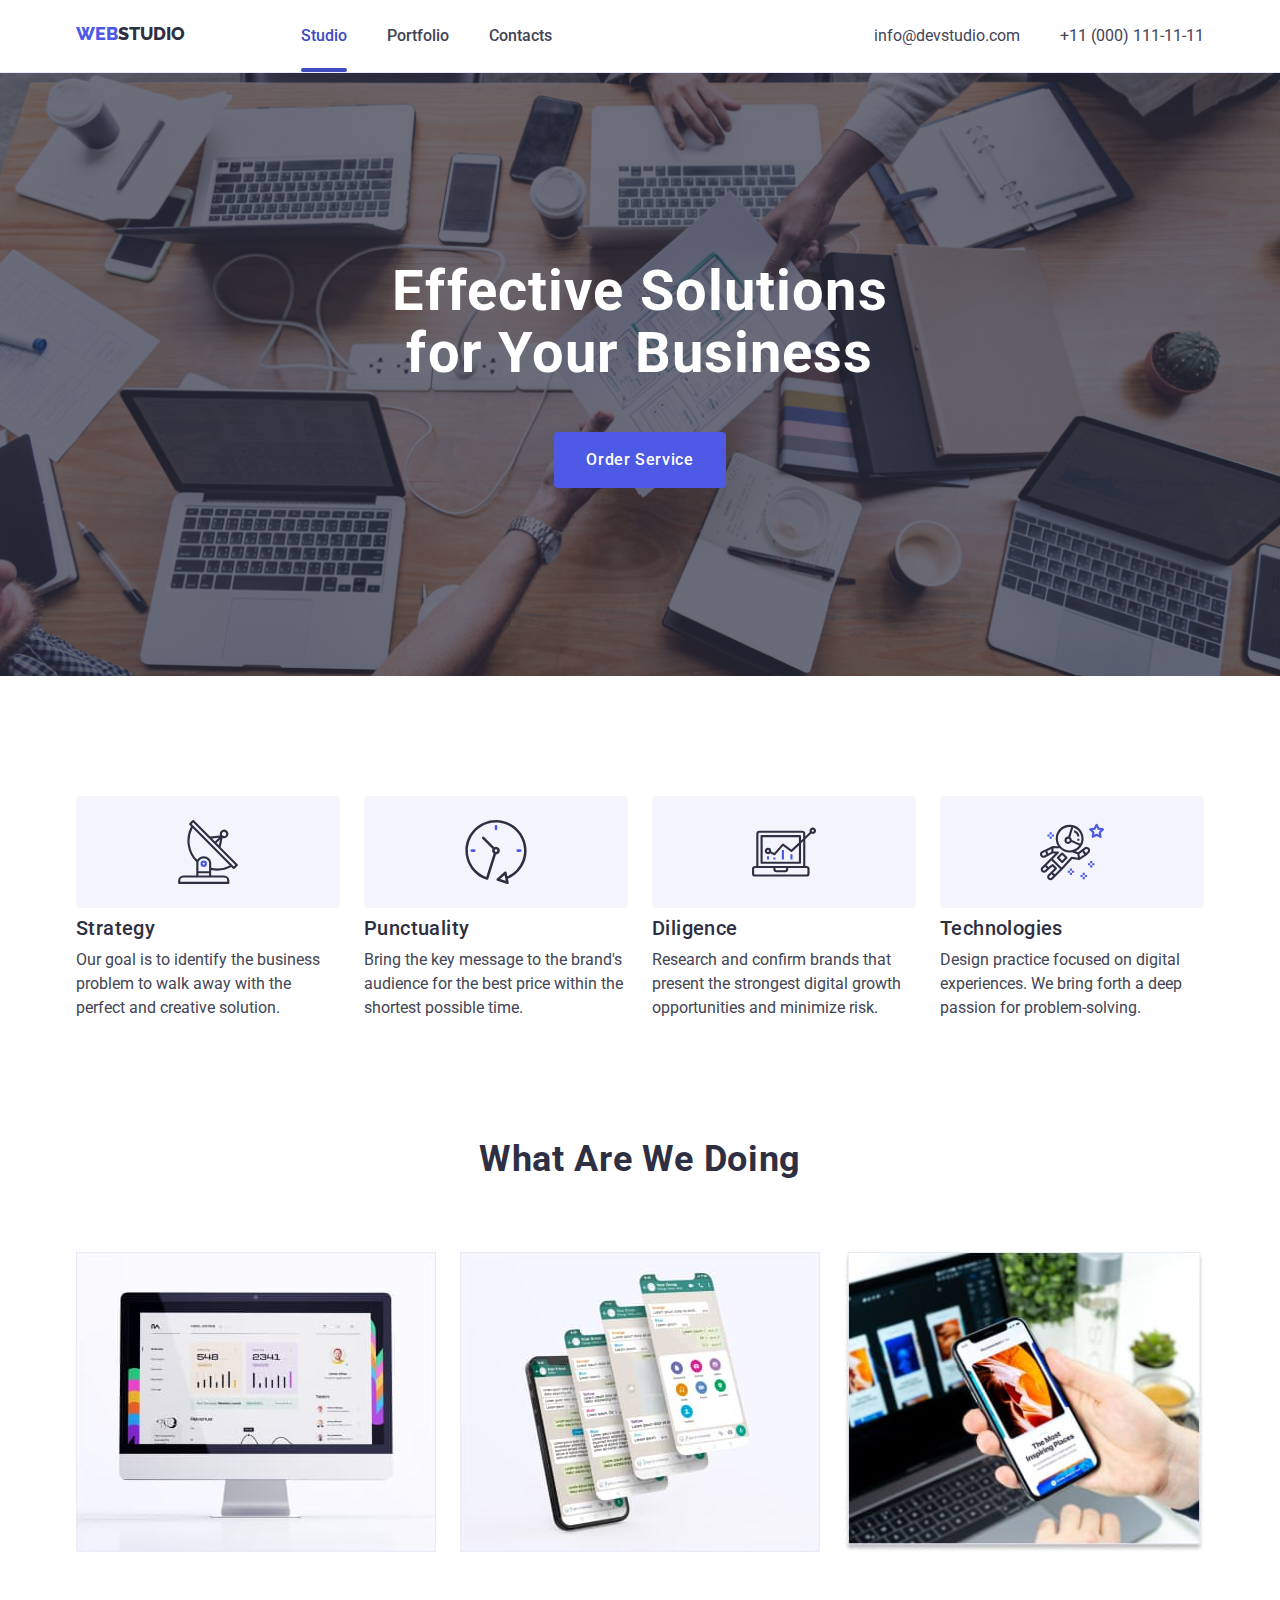
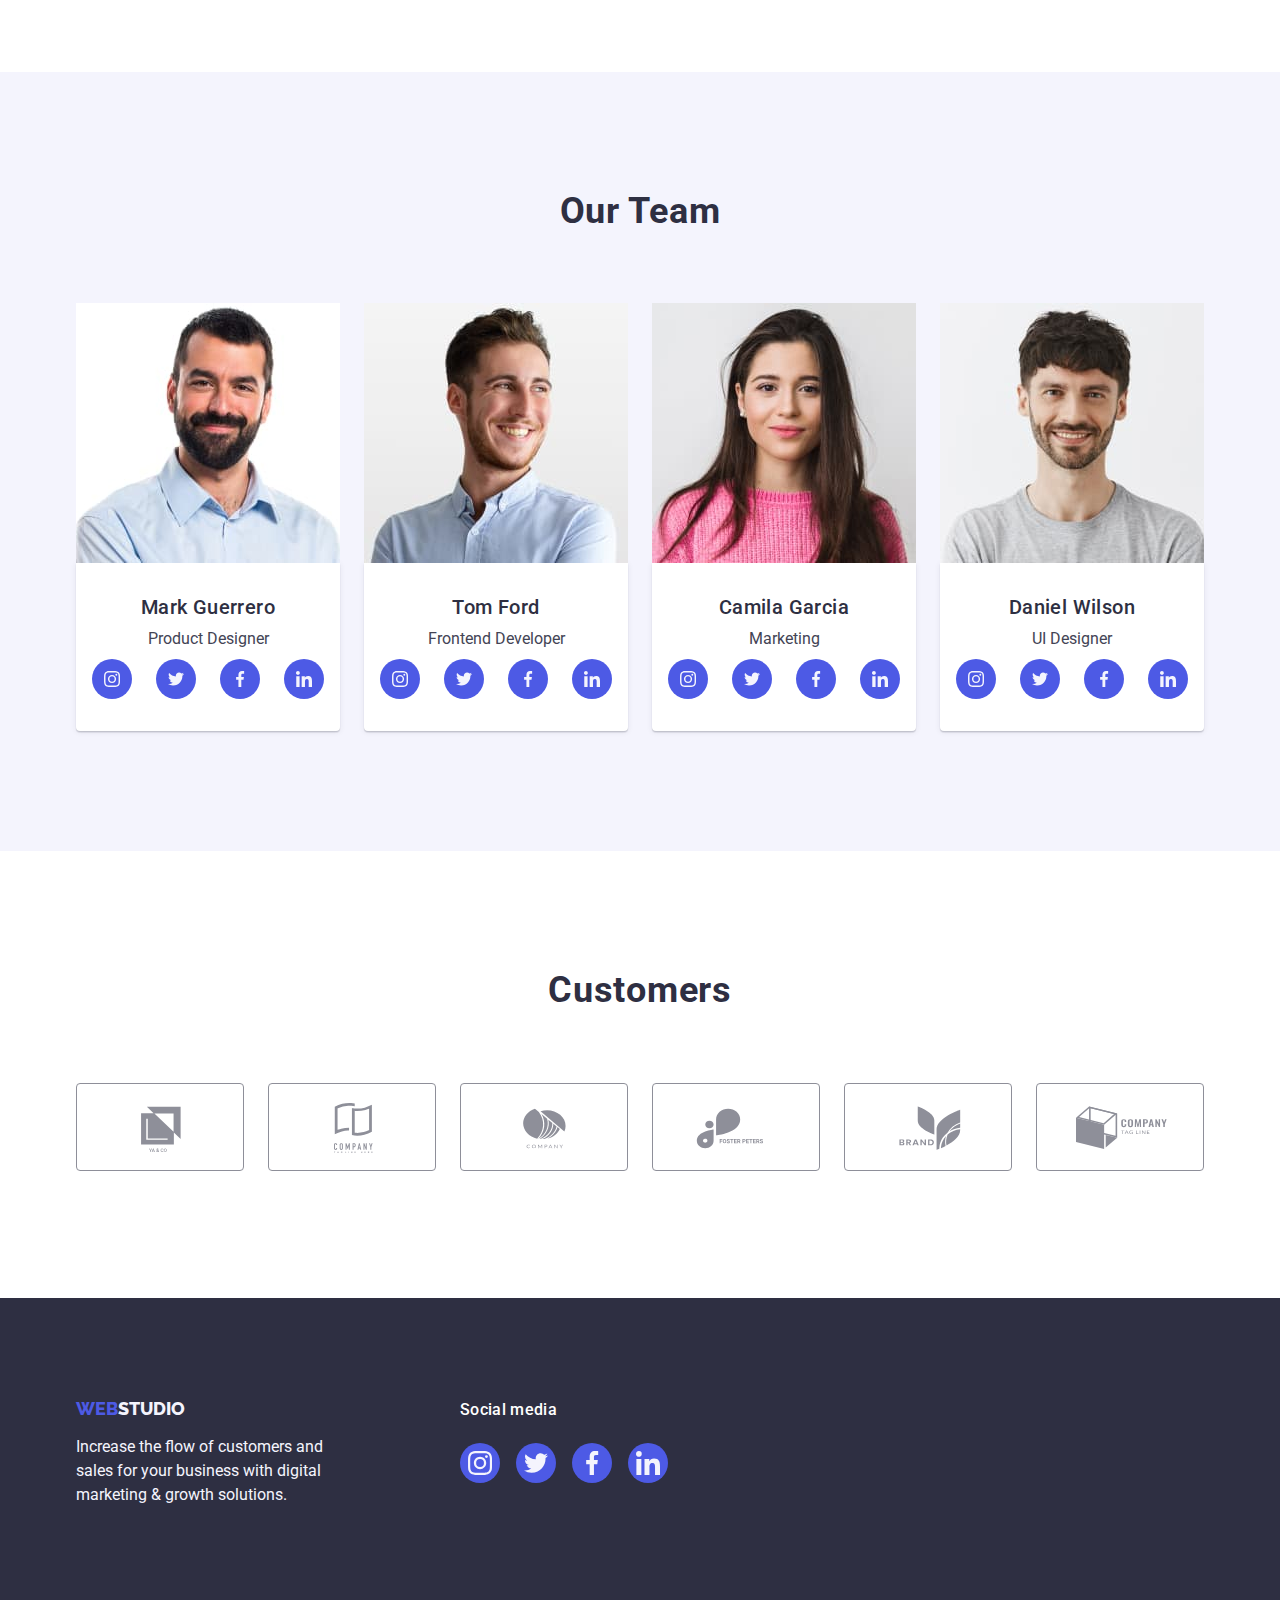
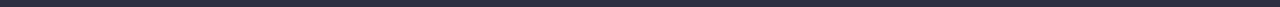
<file: index.html>
<!DOCTYPE html>
<html lang="en">
<head>
    <meta charset="UTF-8">
    <meta name="viewport" content="width=device-width, initial-scale=1.0">
    <title>WebStudio</title>
    <link href="https://cdn.jsdelivr.net/npm/modern-normalize@2.0.0/modern-normalize.min.css" rel="stylesheet">
    <link rel="stylesheet" href="./css/styles.css" />
    <link href="https://fonts.googleapis.com/css2?family=Raleway:wght@800&family=Roboto:wght@400;500;700;900&display=swap" rel="stylesheet">
</head>
<body>
    <header class="border-header">
    <div class="container header-wrapper">
        <nav class="align-nav">
            <a class="logo wrapper-logo-top" href="index.html"><span class="highlight">Web</span>studio</a>
            <ul class="menu">
                <li><a class="nav-active link" href="index.html">Studio</a></li>
                <li><a class="link" href="./portfolio.html">Portfolio</a></li>
                <li><a class="link" href="/">Contacts</a></li>
            </ul>
        </nav>
        <address class="contacts-block">
            <ul class="wrapper-contacts">
                <li><a class="link" href="mailto:info@devstudio.com">info@devstudio.com</a></li>
                <li class="wrapper-address"><a class="link" href="tel:+11(000)111-11-11">+11 (000) 111-11-11</a></li>
            </ul>
        </address>
    </div>
    </header>
    <main>
        <section class="hero">
            <div class="container">
            <h1 class="title">Effective Solutions for Your Business</h1>
            <button type="button" class="btn-white" data-modal-open>Order Service</button>
            <div class="backdrop is-hidden" data-modal>
                <div class="modal">
                  <button type="button" class="close-button" data-modal-close>
                    <svg width="8" height="8">
                    <use href="./images/modal-icons.svg#icon-close-black-18dp-2-1"></use>
                  </svg></button>
                </div>
            </div>
        </div>
        </section>
        <section class="section">
        <div class="container">
            <h2 class="visually-hidden">Value</h2>
            <ul class="wrapper-value">
                <li>
                <div class="wrapper-value-icons">
                <svg class="wrapper-icon">
                    <use href="./images/icons.svg#icon-antenna-1-1"></use>
                </svg>
                </div>
                <h3 class="header-list wrapper-value-title">Strategy</h3>
                <p>Our goal is to identify the business problem to walk away with the perfect and creative solution.
                </p>
                </li>
                <li>
                    <div class="wrapper-value-icons">
                    <svg class="wrapper-icon">
                        <use href="./images/icons.svg#icon-clock-1"></use>
                    </svg>
                    </div>
                <h3 class="header-list wrapper-value-title">Punctuality</h3>
                <p>Bring the key message to the brand's audience for the best price within the shortest possible time.
                </p>
                </li>
                <li>
                    <div class="wrapper-value-icons">
                    <svg class="wrapper-icon">
                        <use href="./images/icons.svg#icon-diagram-1"></use>
                    </svg>
                    </div>
                <h3 class="header-list wrapper-value-title">Diligence</h3>
                <p>Research and confirm brands that present the strongest digital growth opportunities and minimize risk.</p>
                </li>
                <li>
                    <div class="wrapper-value-icons">
                    <svg class="wrapper-icon">
                        <use href="./images/icons.svg#icon-astronaut-1"></use>
                    </svg>
                    </div>
                <h3 class="header-list wrapper-value-title">Technologies</h3>
                <p>Design practice focused on digital experiences. We bring forth a deep passion for problem-solving.
                </p>
                </li>
            </ul>
        </div>
        </section>
        <section>
            <div class="container">
            <h2 class="header-primary wrapper-header-primary">What Are We Doing</h2>
            <ul class="wrapper-list">
                <li class=first-wrapper-list><img src="images/rectangle-1.jpg" alt="Monitor computer with graphs and data" width="360"
                        height="300"/></li>
                <li><img src="images/rectangle-2.jpg" alt="Smartphone with colorfull messages on the screen" width="360"
                        height="300"/></li>
                <li><img src="images/rectangle-3.jpg"
                        alt="The hand of a person with a smartphone with the most important places displayed on the screen"
                        width="360" height="300"/></li>
            </ul>
            </div>
        </section>
        <section class="workers-list section">
            <div class="container">
            <h2 class="header-primary wrapper-header-primary">Our Team</h2>
            <ul class="wrapper-workers-list">
                <li><img src="images/img-1.jpg" alt="Middle aged man with smile and brown beard" width="264"
                        height="260" />
                    <div class="wrapper-team-list">
                    <h3 class="header-list">Mark Guerrero</h3>
                    <p>Product Designer</p>
                    <ul class="wrapper-icon-social-box">
                    <li class="wrapper-background-icon">
                        <svg class="wrapper-icon-social">
                        <use href="./images/icons.svg#icon-instagram-2"></use>
                    </svg>
                    </li>
                    <li class="wrapper-background-icon">
                        <svg class="wrapper-icon-social">
                        <use href="./images/icons.svg#icon-twitter-1"></use>
                    </svg>
                    </li>
                    <li class="wrapper-background-icon">
                        <svg class="wrapper-icon-social">
                        <use href="./images/icons.svg#icon-facebook-1"></use>
                    </svg>
                    </li>
                    <li class="wrapper-background-icon">
                        <svg class="wrapper-icon-social">
                        <use href="./images/icons.svg#icon-linkedin-1"></use>
                    </svg>
                    </li>
                </ul>
                    </div>
                </li>
                <li><img src="images/img-2.jpg" alt="Young man with a wide smile looking into the distance" width="264"
                        height="260" />
                        <div class="wrapper-team-list">
                            <h3 class="header-list">Tom Ford</h3>
                            <p class="wrapper-team-p">Frontend Developer</p>
                            <ul class="wrapper-icon-social-box">
                                <li class="wrapper-background-icon">
                                    <svg class="wrapper-icon-social">
                                    <use href="./images/icons.svg#icon-instagram-2"></use>
                                </svg>
                                </li>
                                <li class="wrapper-background-icon">
                                    <svg class="wrapper-icon-social">
                                    <use href="./images/icons.svg#icon-twitter-1"></use>
                                </svg>
                                </li>
                                <li class="wrapper-background-icon">
                                    <svg class="wrapper-icon-social">
                                    <use href="./images/icons.svg#icon-facebook-1"></use>
                                </svg>
                                </li>
                                <li class="wrapper-background-icon">
                                    <svg class="wrapper-icon-social">
                                    <use href="./images/icons.svg#icon-linkedin-1"></use>
                                </svg>
                                </li>
                            </ul>
                            </div>
                </li>
                <li><img src="images/img-3.jpg" alt="Young woman gently smiling with long dark hair and a pink sweater"
                        width="264" height="260" />
                    <div class="wrapper-team-list">
                    <h3 class="header-list">Camila Garcia</h3>
                    <p class="wrapper-team-p">Marketing</p>
                    <ul class="wrapper-icon-social-box">
                        <li class="wrapper-background-icon">
                            <svg class="wrapper-icon-social">
                            <use href="./images/icons.svg#icon-instagram-2"></use>
                        </svg>
                        </li>
                        <li class="wrapper-background-icon">
                            <svg class="wrapper-icon-social">
                            <use href="./images/icons.svg#icon-twitter-1"></use>
                        </svg>
                        </li>
                        <li class="wrapper-background-icon">
                            <svg class="wrapper-icon-social">
                            <use href="./images/icons.svg#icon-facebook-1"></use>
                        </svg>
                        </li>
                        <li class="wrapper-background-icon">
                            <svg class="wrapper-icon-social">
                            <use href="./images/icons.svg#icon-linkedin-1"></use>
                        </svg>
                        </li>
                    </ul>
                    </div>
                </li>
                <li><img src="images/img-4.jpg" alt="Man with delicate stubble, a wide smile and dark short hair"
                        width="264" height="260" />
                    <div class="wrapper-team-list">
                    <h3 class="header-list">Daniel Wilson</h3>
                    <p class="wrapper-team-p">UI Designer</p>
                    <ul class="wrapper-icon-social-box">
                        <li class="wrapper-background-icon">
                            <svg class="wrapper-icon-social">
                            <use href="./images/icons.svg#icon-instagram-2"></use>
                        </svg>
                        </li>
                        <li class="wrapper-background-icon">
                            <svg class="wrapper-icon-social">
                            <use href="./images/icons.svg#icon-twitter-1"></use>
                        </svg>
                        </li>
                        <li class="wrapper-background-icon">
                            <svg class="wrapper-icon-social">
                            <use href="./images/icons.svg#icon-facebook-1"></use>
                        </svg>
                        </li>
                        <li class="wrapper-background-icon">
                            <svg class="wrapper-icon-social">
                            <use href="./images/icons.svg#icon-linkedin-1"></use>
                        </svg>
                        </li>
                    </ul>
                    </div>
                </li>
            </ul>
        </div>
        </section>
        <section class="section">
            <div class="container">
            <h2 class="header-primary wrapper-header-primary">Customers</h2>
            <ul class="wrapper-customers-list">
                <li>
                    <svg class="wrapper-icon-customer">
                        <use href="./images/icons.svg#icon-Logo"></use>
                    </svg>
                </li>
                <li>
                    <svg class="wrapper-icon-customer">
                        <use href="./images/icons.svg#icon-Logo-2"></use>
                    </svg>
                </li>
                <li>
                    <svg class="wrapper-icon-customer">
                        <use href="./images/icons.svg#icon-Logo-3"></use>
                    </svg>
                </li>
                <li>
                    <svg class="wrapper-icon-customer">
                        <use href="./images/icons.svg#icon-Logo-4"></use>
                    </svg>
                </li>
                <li>
                    <svg class="wrapper-icon-customer">
                        <use href="./images/icons.svg#icon-Logo-5"></use>
                    </svg>
                </li>
                <li>
                    <svg class="wrapper-icon-customer">
                        <use href="./images/icons.svg#icon-Logo-6"></use>
                    </svg>
                </li>
            </ul>
        </div>
        </section>
    </main>
    <footer class="page-footer space-footer">
        <div class="container">
        <ul class="footer-layout">
        <li>
        <a class="wrapper-footer-logo" href="index.html"><span class="highlight">Web</span><span class="studio-highlight">studio</span></a>
        <p class="footer-wrapper">Increase the flow of customers and sales for your business with digital marketing & growth solutions.</p>
        </li>
        <li>
        <h4 class="wrapper-title-socialmedia">Social media</h4>
        <ul class="wrapper-icon-social-footer">
            <li class="wrapper-background-icon-footer">
                <svg class="wrapper-footer-social">
                <use href="./images/icons.svg#icon-instagram-2"></use>
            </svg>
            </li>
            <li class="wrapper-background-icon-footer">
                <svg class="wrapper-footer-social">
                <use href="./images/icons.svg#icon-twitter-1"></use>
            </svg>
            </li>
            <li class="wrapper-background-icon-footer">
                <svg class="wrapper-footer-social">
                <use href="./images/icons.svg#icon-facebook-1"></use>
            </svg>
            </li>
            <li class="wrapper-background-icon-footer">
                <svg class="wrapper-footer-social">
                <use href="./images/icons.svg#icon-linkedin-1"></use>
            </svg>
            </li>
        </ul>
        </li>
        </ul>
        </div>
    </footer>
   <script src="./js/modal.js"></script>
</body>
</html>
</file>
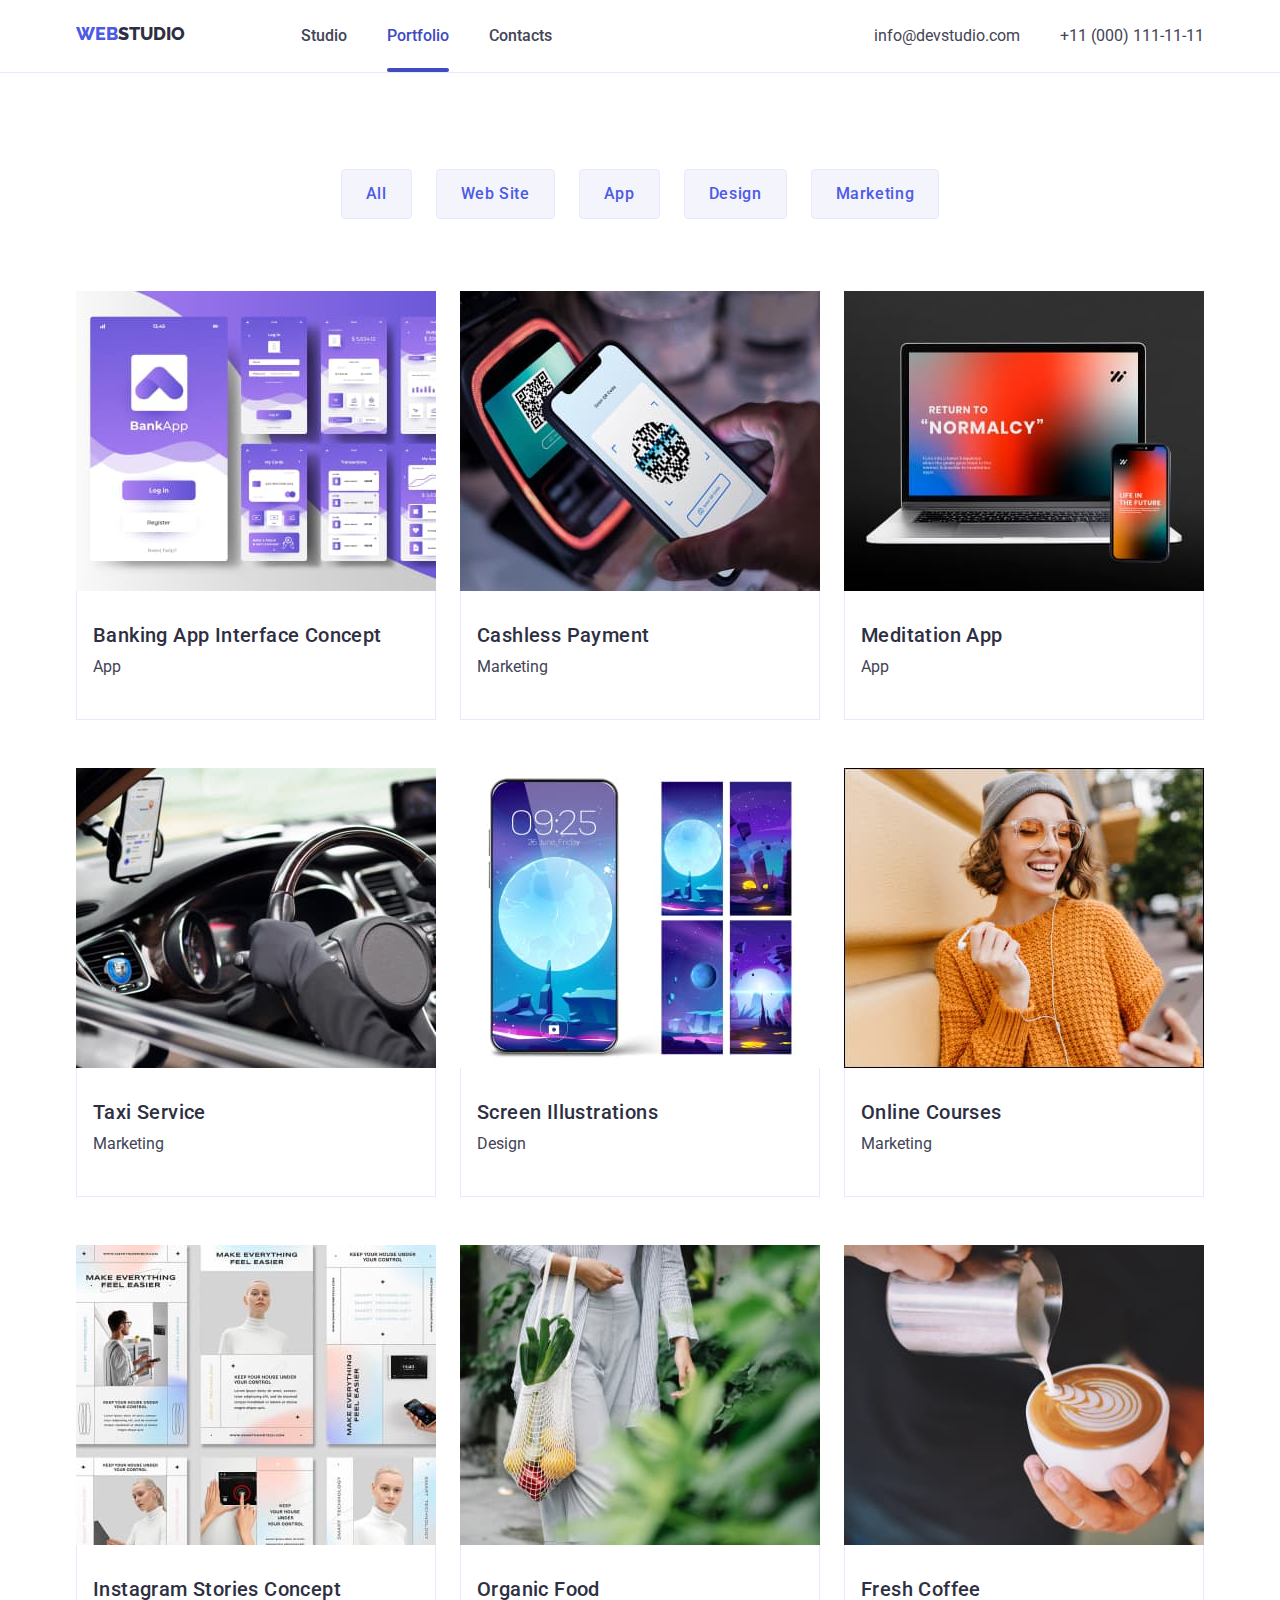
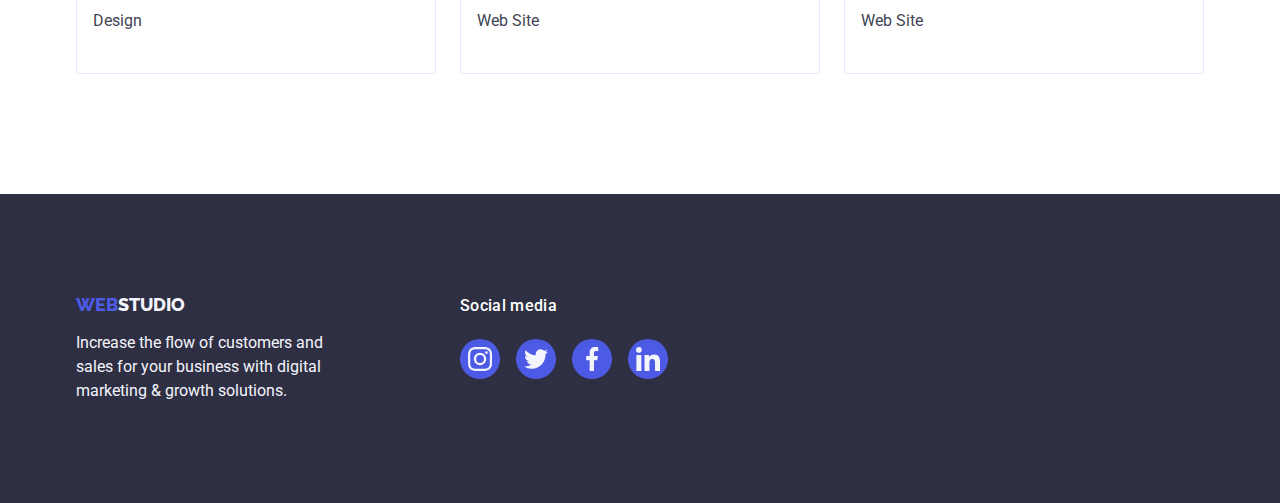
<file: portfolio.html>
<!DOCTYPE html>
<html lang="en">
<head>
    <meta charset="UTF-8">
    <meta name="viewport" content="width=device-width, initial-scale=1.0">
    <title>Portfolio</title>
    <link href="https://cdn.jsdelivr.net/npm/modern-normalize@2.0.0/modern-normalize.min.css" rel="stylesheet">
    <link rel="stylesheet" href="./css/styles.css" />
    <link href="https://fonts.googleapis.com/css2?family=Raleway:wght@800&family=Roboto:wght@400;500;700;900&display=swap" rel="stylesheet">
</head>
<body>
    <header class="border-header">
        <div class="container header-wrapper">
        <nav class="align-nav">
            <a class="logo wrapper-logo-top" href="index.html"><span class="highlight">Web</span>studio</a>
            <ul class="menu">
                <li><a class="link" href="./index.html">Studio</a></li>
                <li><a class="link nav-active" href="./portfolio.html">Portfolio</a></li>
                <li><a class="link" href="/">Contacts</a></li>
            </ul>
        </nav>
        <address class="contacts-block">
            <ul class="wrapper-contacts">
                <li><a class="link" href="mailto:info@devstudio.com">info@devstudio.com</a></li>
                <li class="wrapper-address"><a class="link" href="tel:+11(000)111-11-11">+11 (000) 111-11-11</a></li>
            </ul>
        </address>
    </div>
    </header>
    <main>
        <section class="btn-wrapper-section">
            <div class="container">
                <h1 class="visually-hidden">Portfolio</h1>
                <ul class="wrapper-list-btn">
                <li>
                    <button type="button" class="btn">All</button>
                </li>
                <li>
                    <button type="button" class="btn">Web Site</button>
                </li>
                <li>
                    <button type="button" class="btn">App</button>
                </li>
                <li>
                    <button type="button" class="btn">Design</button>
                </li>
                <li>
                    <button type="button" class="btn">Marketing</button>
                </li>
            </ul>

        <ul class="wrapper-portfolio-list">
            <li class="calc-portfolio">
                <figure>
                <div class="position-portfolio">
                <img src="images/portfolio-1.jpg" alt="Purpple-white Bank App for smartphone" width="360"
                    height="300">
                    <div class="overlay-portfolio">
                        <p>14 Stylish and User-Friendly App Design Concepts · Task Manager App · Calorie Tracker App · Exotic Fruit Ecommerce App · Cloud Storage App</p>
                    </div>
                </div>
                <figcaption class="wrapper-portfolio-descr">
                <h3 class="header-list">Banking App Interface Concept</h3>
                <p class="wrapper-bottom-p">App</p>
                </figcaption>
                </figure>
            </li>
            <li class="calc-portfolio">
                <figure>
                    <div class="position-portfolio">
                    <img src="images/portfolio-2.jpg" alt="Contactless payment by phone" width="360"
                    height="300">
                    <div class="overlay-portfolio">
                        <p>14 Stylish and User-Friendly App Design Concepts · Task Manager App · Calorie Tracker App · Exotic Fruit Ecommerce App · Cloud Storage App</p>
                    </div>
                    </div>
                <figcaption class="wrapper-portfolio-descr">
                <h3 class="header-list">Cashless Payment</h3>
                <p class="wrapper-bottom-p">Marketing</p>
                </figcaption>
                </figure>
            </li>
            <li class="calc-portfolio">
             <figure>
                <div class="position-portfolio">
                <img src="images/portfolio-3.jpg" alt="Computer and smartphone with meditation app on screen" width="360"
                height="300">
                <div class="overlay-portfolio">
                    <p>14 Stylish and User-Friendly App Design Concepts · Task Manager App · Calorie Tracker App · Exotic Fruit Ecommerce App · Cloud Storage App</p>
                </div>
                </div>
                <figcaption class="wrapper-portfolio-descr">
                <h3 class="header-list">Meditation App</h3>
                <p class="wrapper-bottom-p">App</p>
                </figcaption>
             </figure>
            </li>
            <li class="calc-portfolio">
                <figure>
                    <div class="position-portfolio">
                    <img src="images/portfolio-4.jpg" alt="Driver with gloved hands on the steering wheel" width="360"
                height="300">
                <div class="overlay-portfolio">
                    <p>14 Stylish and User-Friendly App Design Concepts · Task Manager App · Calorie Tracker App · Exotic Fruit Ecommerce App · Cloud Storage App</p>
                </div>
                </div>
                <figcaption class="wrapper-portfolio-descr">
                <h3 class="header-list">Taxi Service</h3>
                <p class="wrapper-bottom-p">Marketing</p>
                </figcaption>
            </figure>
            </li>
            <li class="calc-portfolio">
                <figure>
                    <div class="position-portfolio">
                    <img src="images/portfolio-5.jpg" alt="Smartphone with animated moon on the screen" width="360"
                height="300">
                <div class="overlay-portfolio">
                    <p>14 Stylish and User-Friendly App Design Concepts · Task Manager App · Calorie Tracker App · Exotic Fruit Ecommerce App · Cloud Storage App</p>
                </div>
                </div>
                <figcaption class="wrapper-portfolio-descr">
                <h3 class="header-list">Screen Illustrations</h3>
                <p class="wrapper-bottom-p">Design</p>
                </figcaption>
                </figure>
            </li>
            <li class="calc-portfolio">
                <figure>
                    <div class="position-portfolio">
                <img src="images/portfolio-6.jpg" alt="Woman in gray cap and orange sweater used in smartphone hand" width="360"
                height="300">
                <div class="overlay-portfolio">
                    <p>14 Stylish and User-Friendly App Design Concepts · Task Manager App · Calorie Tracker App · Exotic Fruit Ecommerce App · Cloud Storage App</p>
                </div>
                </div>
                <figcaption class="wrapper-portfolio-descr">
                <h3 class="header-list">Online Courses</h3>
                <p class="wrapper-bottom-p">Marketing</p>
                </figcaption>
                </figure>
            </li>
            <li class="calc-portfolio">
                <figure>
                    <div class="position-portfolio">
                <img src="images/portfolio-7.jpg" alt="Advertising graphics with a bald woman" width="360"
                height="300">
                <div class="overlay-portfolio">
                    <p>14 Stylish and User-Friendly App Design Concepts · Task Manager App · Calorie Tracker App · Exotic Fruit Ecommerce App · Cloud Storage App</p>
                </div>
                </div>
                <figcaption class="wrapper-portfolio-descr">
                <h3 class="header-list">Instagram Stories Concept</h3>
                <p class="wrapper-bottom-p">Design</p>
                </figcaption>
                </figure>
            </li>
            <li class="calc-portfolio">
                <figure>
                    <div class="position-portfolio">
                <img src="images/portfolio-8.jpg" alt="Woman with fruits and vegetables in a shopping bag" width="360"
                height="300">
                <div class="overlay-portfolio">
                    <p>14 Stylish and User-Friendly App Design Concepts · Task Manager App · Calorie Tracker App · Exotic Fruit Ecommerce App · Cloud Storage App</p>
                </div>
                </div>
                <figcaption class="wrapper-portfolio-descr">
                 <h3 class="header-list">Organic Food</h3>
                <p class="wrapper-bottom-p">Web Site</p>
                </figcaption>
                </figure>
            </li>
            <li class="calc-portfolio">
                <figure>
                    <div class="position-portfolio">
                <img src="images/portfolio-9.jpg" alt="A cup of coffee into which milk is poured" width="360"
                height="300">
                <div class="overlay-portfolio">
                    <p>14 Stylish and User-Friendly App Design Concepts · Task Manager App · Calorie Tracker App · Exotic Fruit Ecommerce App · Cloud Storage App</p>
                </div>
                </div>
                <figcaption class="wrapper-portfolio-descr">
                <h3 class="header-list">Fresh Coffee</h3>
                <p class="wrapper-bottom-p">Web Site</p>
                </figcaption>
                </figure>
            </li>
        </ul>
        </div>
        </section>
    </main>
    <footer class="page-footer space-footer">
        <div class="container">
        <ul class="footer-layout">
        <li>
        <a class="wrapper-footer-logo" href="index.html"><span class="highlight">Web</span><span class="studio-highlight">studio</span></a>
        <p class="footer-wrapper">Increase the flow of customers and sales for your business with digital marketing & growth solutions.</p>
        </li>
        <li>
        <h4 class="wrapper-title-socialmedia">Social media</h4>
        <ul class="wrapper-icon-social-footer">
            <li class="wrapper-background-icon-footer">
                <svg class="wrapper-footer-social">
                <use href="./images/icons.svg#icon-instagram-2"></use>
            </svg>
            </li>
            <li class="wrapper-background-icon-footer">
                <svg class="wrapper-footer-social">
                <use href="./images/icons.svg#icon-twitter-1"></use>
            </svg>
            </li>
            <li class="wrapper-background-icon-footer">
                <svg class="wrapper-footer-social">
                <use href="./images/icons.svg#icon-facebook-1"></use>
            </svg>
            </li>
            <li class="wrapper-background-icon-footer">
                <svg class="wrapper-footer-social">
                <use href="./images/icons.svg#icon-linkedin-1"></use>
            </svg>
            </li>
        </ul>
        </li>
        </ul>
            </div>
    </footer>
</body>

</html>
</file>
<file: css/styles.css>
:root{
    --background:#fff;
    --primary-brand-color:#4D5AE5;
    --block-background-color:#2E2F42;
    --pressed-state-color:#404BBF;
    --section-heading-color:#2e2f42;
    --light-mode-color:#F4F4FD;
    --light-accent-color:#E7E9FC;
    --time-effects: 250ms;
    --timing-function: cubic-bezier(0.4, 0, 0.2, 1);
}

body{
font-family: "Roboto", sans-serif;
color:#434455;
font-size:16px;
line-height: 1.5;
background: var(--background);}
h1{
    padding-bottom:48px ;
    text-align: center;
}
h3{
    display: flex;
    margin-top: 0;
}
h4{
    display: flex;
    color: var(--background);
font-style: normal;
font-weight: 500;
line-height: 24px;
letter-spacing: 0.32px;
margin-top: 0;
}
.wrapper-title-socialmedia{
    justify-content: left;}
ul{
    list-style-type: none;
    margin-block-start: 0;
    margin-block-end: 0;
    padding-inline-start: 0;}

p{
    display: flex;
    gap: 32px;
    margin: 0;
}
img{
    display: block;
max-width: 100%;}

.title{ font-size:56px;
line-height: 1.1;
font-weight:700;
color:#FFFFFF;
letter-spacing: 1.12px;
max-width: 496px;
margin: 0;
}
.visually-hidden{
    display: none;
}
.header-wrapper{
    justify-content: space-between;
    display: flex;
    align-items: center;
    max-height: 72px;
}
.border-header{
    border-bottom: 1px solid #e7e9fc;
}
.header-wrapper > nav {
    display:flex; 
    align-items: flex-start;}

.header-wrapper > nav > address {
    display: flex;
    align-items: flex-start;
}
.wrapper-address{
    padding-left:40px;
}

.hero{
display: flex;
padding:188px 0;
background-image: linear-gradient(to bottom,  rgba(46, 47, 66, 0.7), rgba(46, 47, 66, 0.7)), url(../images/people-office-hero.jpg);
background-color:var(--block-background-color);

background-size:cover;
background-position: center;
background-repeat: no-repeat;

}
.wrapper-value{
    display: flex;
    width: 1128px;
    flex-direction: row;
    align-items: flex-start;
    gap: 24px;
    column-gap: 24px;
}
.wrapper-value-icons{
    width: 264px;
height: 112px;
flex-shrink: 0;
border-radius: 4px;
background: var(--cloud, #F4F4FD);
padding: 24px 100px;
}

.wrapper-icon{
    width: 64px;
height: 64px;
flex-shrink: 0;
}
.wrapper-value-title{
padding-top:8px;}

.wrapper-bottom-p{
    margin-bottom: 8px;
}

.header-primary{font-size:36px;
line-height:1.1;
color:var(--section-heading-color);
font-weight: 700;
text-align: center;
text-transform: capitalize;
letter-spacing: 0.72px;
margin-top:0;
}

.contacts-block{
    font-style:normal;
    text-decoration:none;
}
.wrapper-customers-list{
    display: flex;
gap: 24px;
}

.wrapper-icon-customer{
    fill:#8E8F99;
    width: 168px;
    height: 88px;
    flex-shrink: 0;
    border: 1px solid #8E8F99;
    border-radius: 4px;
    padding:16px 32px;
}

.wrapper-icon-customer:hover,
.wrapper-icon-customer:focus{
    fill: var(--pressed-state-color);
    border: 1px solid var(--pressed-state-color);
    cursor: pointer;
    transition-duration: var(--time-effects);
    transition-timing-function: var(--timing-function)
}

.page-footer{
    color:var(--light-mode-color);
    background-color:var(--block-background-color);

}
.footer-wrapper{
    display:flex;
    flex-wrap : wrap;
    flex-direction: row;
    width: 264px;
}
.wrapper-footer-logo{
        font-family: "raleway";
        text-decoration: none;
        font-size:18px;
        line-height: 1.1;
        font-weight: 800;
        text-transform: uppercase;
        color:#2E2F42;
    display: inline-block;
    margin-bottom: 16px;
}

.btn{color:var(--primary-brand-color);
font-weight: 500;
font-family: "roboto";
font-size:16px;
line-height:1.5;
background-color:var(--light-mode-color);
cursor:pointer;
box-shadow:none;
border:1px solid #E7E9FC;
border-radius: 4px;
letter-spacing: 0.64px;
padding: 12px 24px;
justify-content: center;
display: flex;}

.btn:hover,
.btn:focus {
    color:#FFFFFF;
    background-color:var(--pressed-state-color);
    border: 1px solid transparent;
    box-shadow: 0px 2px 2px 0px rgba(0, 0, 0, 0.12), 0px 2px 1px 0px rgba(0, 0, 0, 0.08), 0px 3px 1px 0px rgba(0, 0, 0, 0.10);
    transition-duration: var(--time-effects);
    transition-timing-function: var(--timing-function);

  }

.btn-white{color:#FFFFFF;
    font-weight: 500;
    font-family: "roboto";
    font-size:16px;
    line-height:1.5;
    background-color:var(--primary-brand-color);
    cursor:pointer;
    border:var(--primary-brand-color);
    border-radius: 4px;
    letter-spacing: 0.64px;
    padding: 16px 32px 16px 32px;
    gap: 10px;
    display: block;
    justify-content: center;
    align-items: center;
    margin-left: auto;
    margin-right: auto;
}

.btn-white:hover,
.btn-white:focus{background-color:var(--pressed-state-color);
border: var(--pressed-state-color);
box-shadow: 0px 4px 4px 0px #00000026;
transition-duration: var(--time-effects);
transition-timing-function: var(--timing-function);
}

.logo {
    font-family: "raleway";
    text-decoration: none;
    font-size:18px;
    line-height: 1.1;
    font-weight: 800;
    text-transform: uppercase;
    color:#2E2F42;
    margin: 24px 0;
}

.wrapper-logo-top{
 margin-right:76px;
}

.align-nav{
    align-items: center;
    padding: 24px 0;
    gap: 40px;
}
.highlight{
    color:var(--primary-brand-color);}

.studio-highlight{
    color:var(--light-mode-color);}

.link{font-style: normal;
    text-decoration:none;
    color:#434455;
}

.link:hover,
.link:active {color:var(--pressed-state-color);
 
    
}
.nav-active{
    position:relative;
    display:flex;
    color: var(--pressed-state-color);
}

.nav-active::after{
content:"";
position: absolute;
width: 100%;
height: 4px;
top: 44px;
border-radius: 2px;
background:var(--pressed-state-color);
}

.header-list{font-size:20px;
line-height:1.2;
color:var(--section-heading-color);
font-weight: 500;
letter-spacing: 0.4px;
margin-bottom: 8px;}

.menu{
font-weight: 500;
color:#2E2F42;
display: flex;
justify-content: space-between;
margin-right: 40px;
padding: 24px 0;
gap: 40px;
position: relative;}

.container{
    max-width:1158px;
    margin-inline: auto;
    padding-inline: 15px;
}
.wrapper-contacts{
    display:flex;
}
.wrapper-list{
    display: flex;
    gap: 24px;
    column-gap: 24px;
    flex-basis:0;
    align-items: center;
    flex-direction: row;
    margin-top: 72px;
    margin-bottom:120px;
}
.wrapper-workers-list{
    display: flex;
flex-direction: row;
justify-content: center;
align-items: center;
gap: 24px;
border-radius: 0px 0px 4px 4px;
}
.wrapper-icon-social-box{
    display: flex;
justify-content: left;
align-items: center;
gap: 24px;
color: var(--background);
font-family: Roboto;
font-size: 16px;
font-style: normal;
font-weight: 500;
line-height: 24px;
letter-spacing: 0.32px;
padding-top:8px;}

.wrapper-icon-social{
    width: 16px;
height: 16px;
flex-shrink: 0;}

.wrapper-footer-social{
    width: 24px;
height: 24px;
flex-shrink: 0;
align-items: center;
}
.wrapper-icon-social-footer{display: flex;
    justify-content: left;
    gap: 16px;}

.footer-layout{    display: inline-flex;
    align-items: flex-start;
    gap: 120px;}

.wrapper-background-icon {height: 40px;
    width: 40px;
    background-color:var(--primary-brand-color);
    border-radius: 50%;
    display: flex;
    align-items: center;
    padding: 12px;
}

.wrapper-background-icon-footer {height: 40px;
    width: 40px;
    background-color:var(--primary-brand-color);
    border-radius: 50%;
    display: flex;
    align-items: center;
    padding: 8px;
}

.wrapper-background-icon:hover,
.wrapper-background-icon:focus{
    cursor: pointer;
    background-color: var(--pressed-state-color);
    transition-duration: var(--time-effects);
    transition-timing-function: var(--timing-function);
}

.wrapper-background-icon-footer:hover,
.wrapper-background-icon-footer:focus{
    cursor: pointer;
    background-color: #31d0aa;
    transition-duration: var(--time-effects);
    transition-timing-function: var(--timing-function);
}
.wrapper-portfolio-list{
display: flex;
flex-direction: row;
flex-shrink: 0;
flex-wrap: wrap;
gap: 40px;
column-gap: 24px;
row-gap: 48px;
}
.calc-portfolio{
    width: calc((100% - 48px) / 3);
}

.position-portfolio {    
    position:relative;
    overflow:hidden;
}

.overlay-portfolio{
    position: absolute;
    top:0;
    left:0;
    width: 100%;
    height: 100%;
	background-color: rgb(100 100 255);
	color: var(--light-mode-color);
    translate: 0 100% 0;
	transition: translate 500ms;
    }

    li:hover .overlay-portfolio{
        translate: 0;
    }


.overlay-portfolio > p {
    font-family: Roboto;
font-size: 16px;
font-style: normal;
font-weight: 400;
line-height: 24px;
letter-spacing: 0.32px;
padding: 40px 32px 164px
}
.wrapper-portfolio-list li:hover,
.wrapper-portfolio-list li:active{
    cursor:pointer;
    box-shadow: 0px 2px 1px 0px rgba(46, 47, 66, 0.08), 0px 1px 1px 0px rgba(46, 47, 66, 0.16), 0px 1px 6px 0px rgba(46, 47, 66, 0.08);
}

.none-link{
    text-decoration: none;
    font-style: normal;
    }

.wrapper-list-btn{
    display: flex;
    flex-wrap: wrap;
    gap: 24px;
    justify-content: center;
    margin-bottom: 72px;
}

.btn-wrapper-section{
    padding: 96px 0 120px 0;
    display: flex;
    justify-content: center;
    gap: 24px;
}

.workers-list{
flex-shrink: 0;
margin-left: 0;
    background-color:var(--light-mode-color);
}

.wrapper-portfolio-descr{
    border: 1px solid var(--light-accent-color);
    border-top: none;
    padding: 32px 16px;
    display: flex;
width: 360px;
flex-direction: column;
align-items: flex-start;
flex-shrink: 0;
    }

figure {display: flex;
flex-wrap: wrap;
margin-block-start: 0;
    margin-block-end: 0;
    margin-inline-start: 0;
    margin-inline-end: 0;}

a{    text-decoration-line: none;
    font-style: normal;
color:var(--section-heading-color)}

.wrapper-team-list{
    background-color:#fff;
    border-radius: 0px 0px 4px 4px;
box-shadow: 0px 2px 1px 0px rgba(46, 47, 66, 0.08), 0px 1px 1px 0px rgba(46, 47, 66, 0.16), 0px 1px 6px 0px rgba(46, 47, 66, 0.08);
padding: 32px 16px;
text-align: center;
display: flex;
flex-wrap:wrap;
justify-content: center;
}

.wrapper-team-p{
    padding:0 16px;
}

.section{
padding-top:120px;
padding-bottom:120px;
display: flex;
}

.space-footer{
    padding: 100px 0;
}

.wrapper-header-primary{
    margin-bottom: 72px;    
}
.first-wrapper-list{
    width: calc((100% - 48px) / 3);
}

.wapper-workers-title{
    margin-bottom: 72px;
}
  
  .backdrop {
    position: fixed;
    top: 0;
    left: 0;
    width: 100%;
    height: 100vh;
    background: rgba(0, 0, 0, 0.5);
    transition: opacity 500ms;
  }
  
  .modal {
    width: 408px;
    height: 584px;
    position: absolute;
    top: 50%;
    left: 50%;
    transform: translate(-50%, -50%);
    border-radius: 4px;
background:#FCFCFC;
box-shadow: 0px 2px 1px 0px rgba(0, 0, 0, 0.20), 0px 1px 3px 0px rgba(0, 0, 0, 0.12), 0px 1px 1px 0px rgba(0, 0, 0, 0.14);
}

  
  .close-button {
    display: flex;
    position: absolute;
    right: 10px;
    top: 10px;
    background-color:var(--light-accent-color);
    color:var(--block-background-color);
    text-align: center;
   width: 24px;
    height: 24px;
    border-radius: 50%;
    cursor: pointer;
border: 1px solid rgba(0, 0, 0, 0.10);
padding: 8px;
  }
   .close-button:hover,
   .close-button:active {
    background-color: var(--pressed-state-color);
    fill: #fff;  
  }
  
  .is-hidden {
    visibility: hidden;
    pointer-events: none;
    opacity: 0;
 }
</file>
